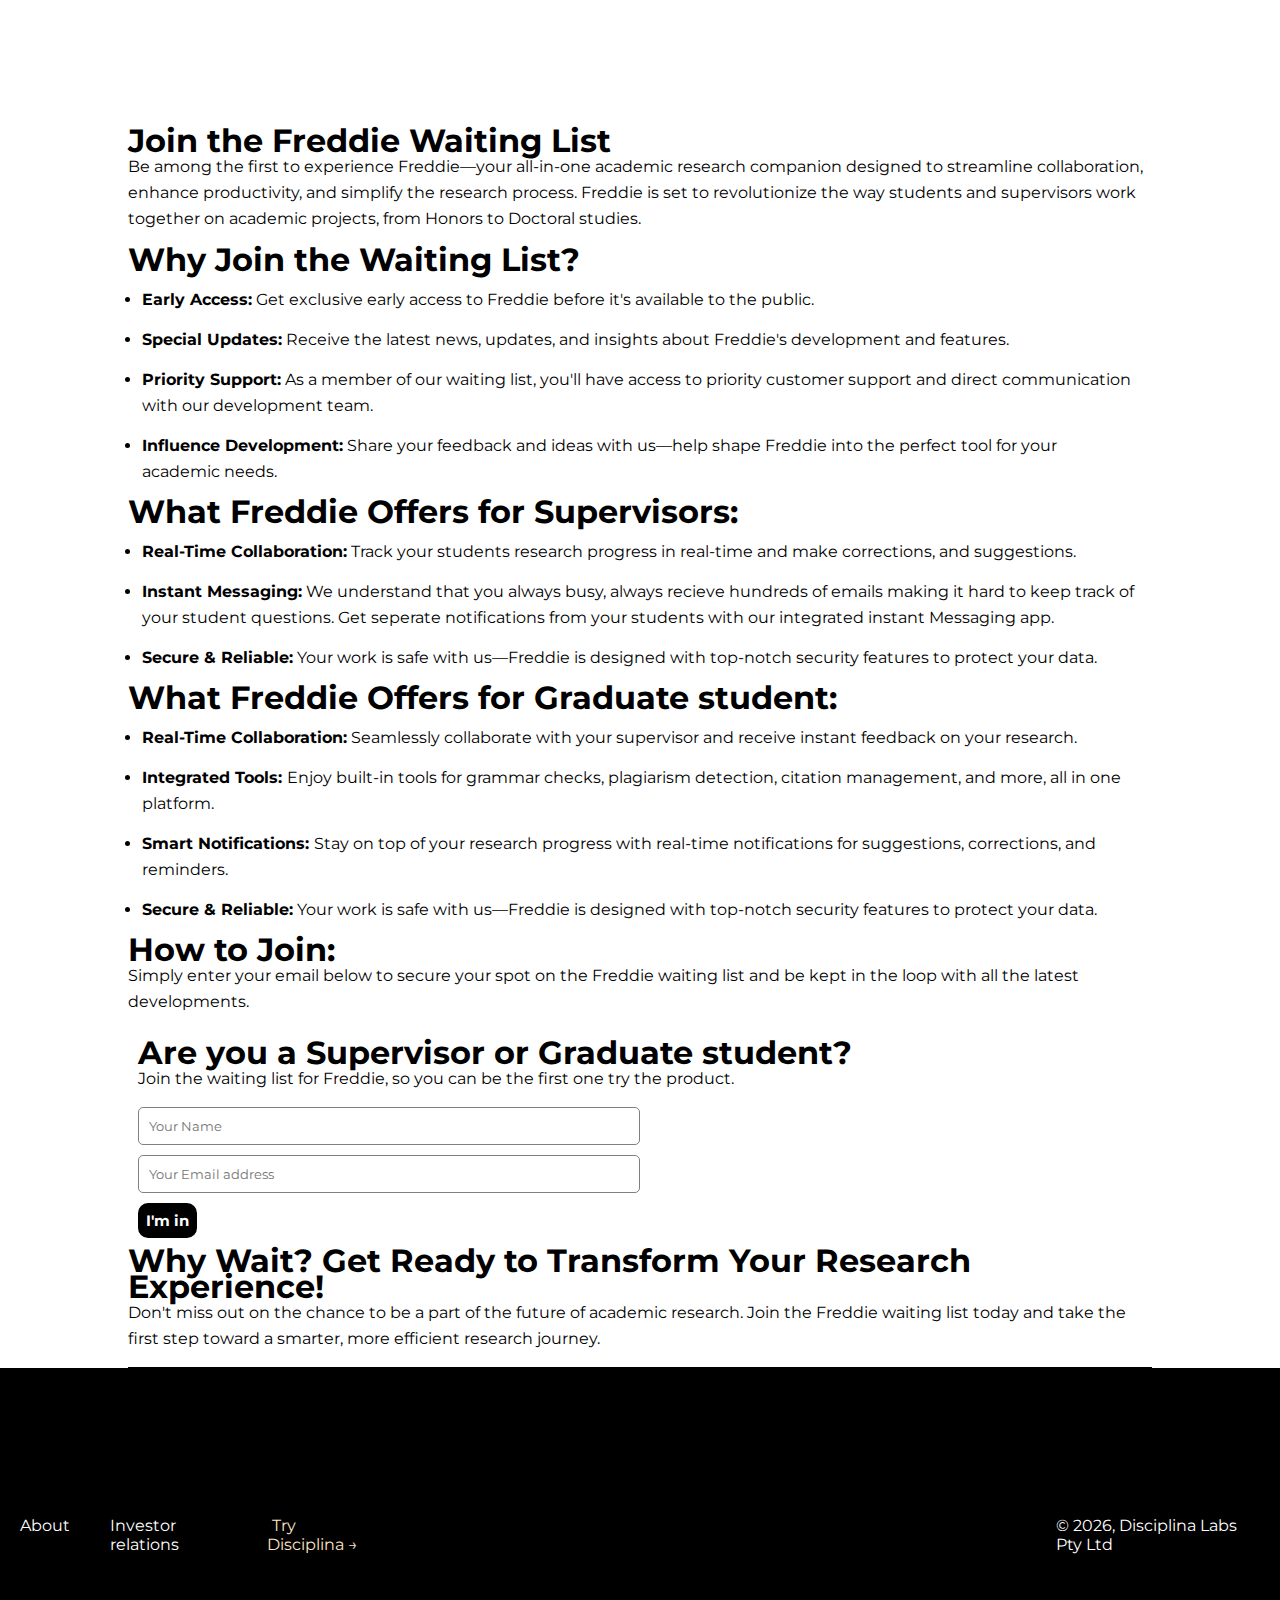
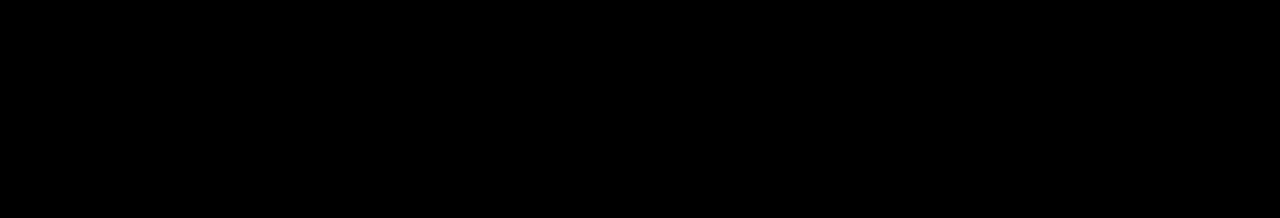
<file: freddie.html>
<!DOCTYPE html>
<html lang="en">
<head>
    <meta charset="UTF-8">
    <meta name="viewport" content="width=device-width, initial-scale=1.0">
    
    <link rel="stylesheet" href="style.css">
    <link rel="icon" type="img/png" href="Images/images__2_-removebg-preview.png" width="80px"/>
   
    <link href="https://fonts.googleapis.com/css2?family=Dancing+Script:wght@100&family=Golos+Text&family=Nova+Square&family=Roboto:wght@600&display=swap" rel="stylesheet">
    <title>Freddie</title>
</head>
<body>


    
       <section class="content-section">
        <h1>Join the Freddie Waiting List</h1>
        <p>
            Be among the first to experience Freddie—your all-in-one academic research companion designed to streamline collaboration, enhance productivity, and simplify the research process. Freddie is set to revolutionize the way students and supervisors work together on academic projects, from Honors to Doctoral studies.
        </p>
        <h1>Why Join the Waiting List?</h1>
        <ul>
            <li><b>Early Access:</b> Get exclusive early access to Freddie before it's available to the public.</li>
            <li><b>Special Updates:</b> Receive the latest news, updates, and insights about Freddie's development and features.</li>
            <li><b>Priority Support:</b> As a member of our waiting list, you'll have access to priority customer support and direct communication with our development team.</li>
            <li><b>Influence Development:</b> Share your feedback and ideas with us—help shape Freddie into the perfect tool for your academic needs.</li>
        </ul>

        <h1>What Freddie Offers for Supervisors:</h1>
        <ul>
            <li><b>Real-Time Collaboration:</b> Track your students research progress in real-time and make corrections, and suggestions.</li>
         
            <li><b>Instant Messaging:</b> We understand that you always busy, always recieve hundreds of emails making it hard to keep track of your student questions.
            Get seperate notifications from your students with our integrated instant Messaging app.</li>
            <li><b>Secure & Reliable:</b> Your work is safe with us—Freddie is designed with top-notch security features to protect your data.</li>
        </ul>
        <h1>What Freddie Offers for Graduate student:</h1>
        <ul>
            <li><b>Real-Time Collaboration:</b> Seamlessly collaborate with your supervisor and receive instant feedback on your research.</li>
            <li><b>Integrated Tools: </b> Enjoy built-in tools for grammar checks, plagiarism detection, citation management, and more, all in one platform.</li>
            <li><b>Smart Notifications: </b> Stay on top of your research progress with real-time notifications for suggestions, corrections, and reminders.</li>
            <li><b>Secure & Reliable:</b> Your work is safe with us—Freddie is designed with top-notch security features to protect your data.</li>
        </ul>
        <h1>How to Join:</h1>
        <p>
            Simply enter your email below to secure your spot on the Freddie waiting list and be kept in the loop with all the latest developments.


        </p>
               
         
        <div class="div__2">
            <h1>Are you a Supervisor or Graduate student?</h1>
            <p> Join the waiting list for Freddie, so you can be the first one try the product.</p>
            <form action="https://formspree.io/f/mleqevpo" method="POST">
        
              <input type="text" id="subject" name="subject"
              placeholder="Your Name" 
              required />
              <input
              type="text"
              id="email"
              name="email"
              placeholder="Your Email address"
              required
            />
            <br>
              <button type="submit">I'm in</button>
            </form>
           </div>
           <h1>Why Wait? Get Ready to Transform Your Research Experience!</h1>
           <p>
            Don't miss out on the chance to be a part of the future of academic research. 
            Join the Freddie waiting list today and take the first step toward a smarter, more efficient research journey.


   
   
           </p>
       </section>
 
   
       <Footer>
        <ft>
        
         <ul>
           
           
           
              <li><a href="about.html">About</a></li>
            <li><a href="">Investor relations</a></li>
            <li> <a href="https://disciplina.co.za/" class="disciplina_link" target="_blank">Try Disciplina &rightarrow;</a></li>
            <li class="copyright"> 
                &copy; <span class="current_year">0000</span>,
                Disciplina Labs Pty Ltd
            </li>
        </ul>
       
        </ft>

    </Footer>
</body>
<script>
    let thisYear = new Date().getFullYear();

document.querySelector(".current_year").textContent = thisYear;
</script>
</html>
</file>
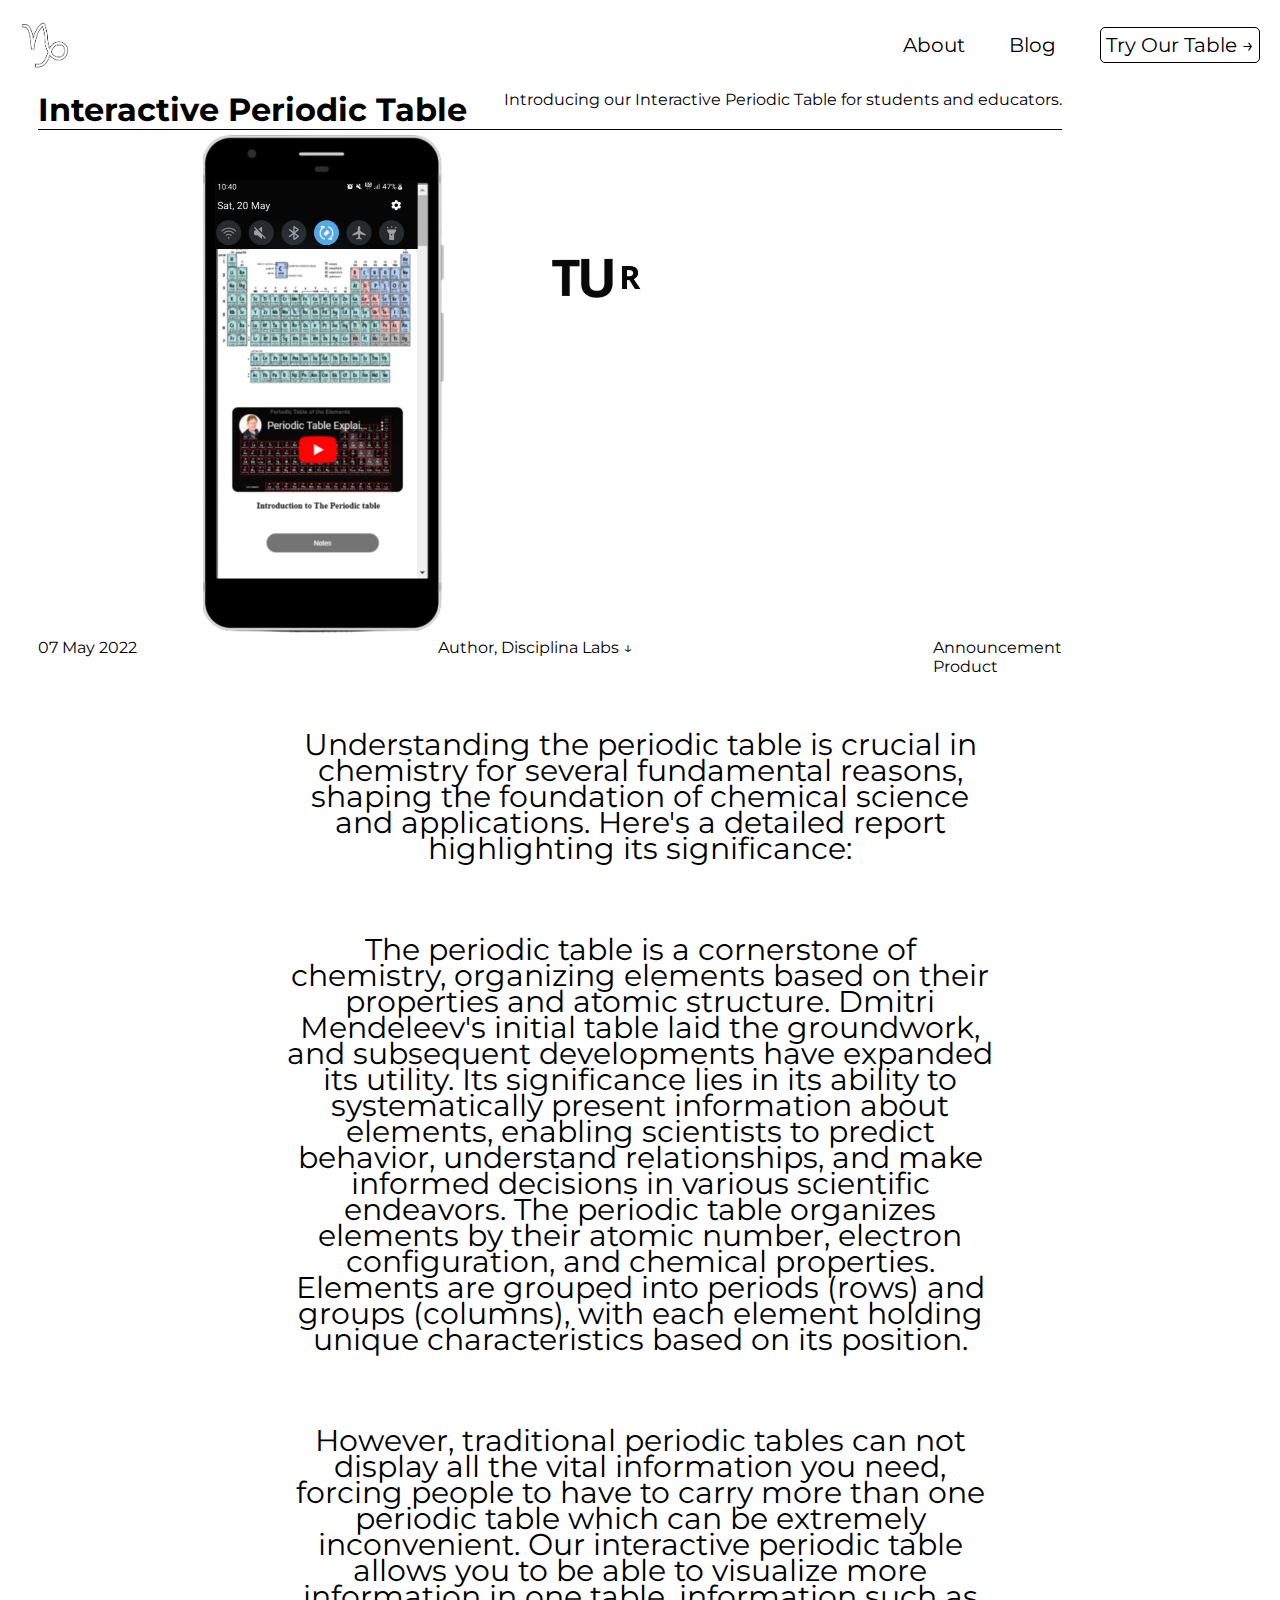
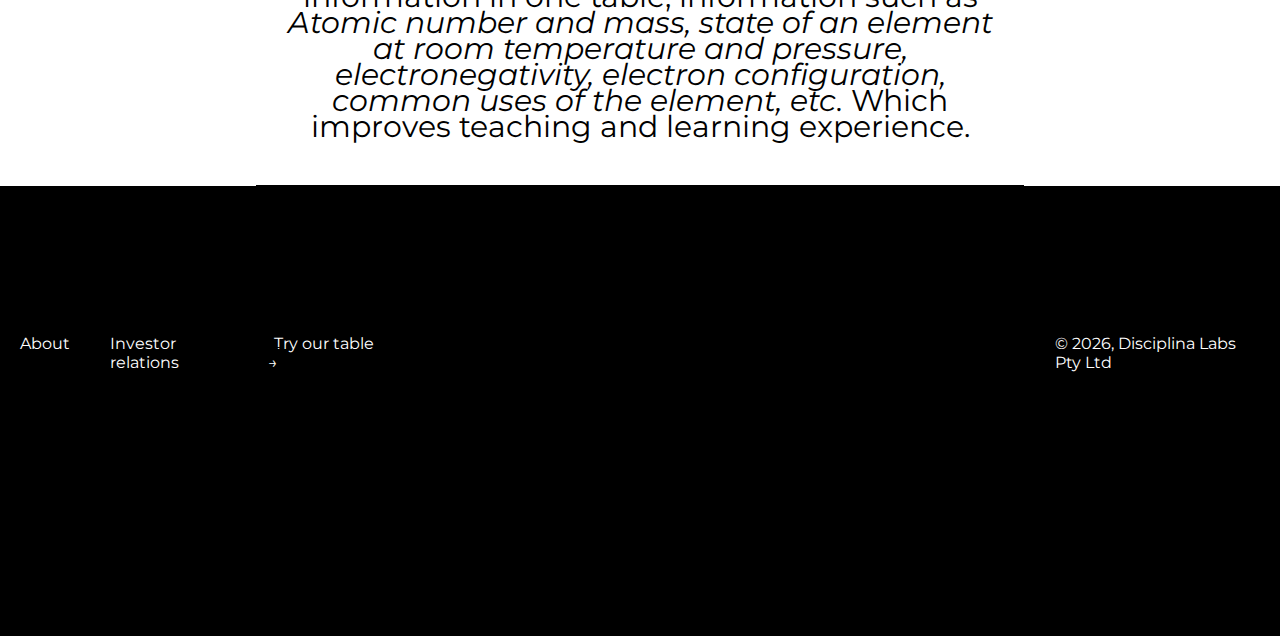
<file: periodictable.html>
<!DOCTYPE html>
<html lang="en">
<head>
    <meta charset="UTF-8">
    <meta name="viewport" content="width=device-width, initial-scale=1.0">
    <link rel="stylesheet" href="style2.css">
    <link rel="icon" type="img/png" href="Images/images__2_-removebg-preview.png" width="80px"/>
   
    <link href="https://fonts.googleapis.com/css2?family=Dancing+Script:wght@100&family=Golos+Text&family=Nova+Square&family=Roboto:wght@600&display=swap" rel="stylesheet">
    <title>Interactive Periodic Table</title>
</head>
<body>
    <div class="header">
      
      
        <nav>
            <img src="Images/images__2_-removebg-preview.png" alt="disciplina_labs__logo " width="50px">
            <ul>
                <li><a href="about.html">About</a></li>
                <li><a href="">Blog</a></li>
                <li> <a href="https://disciplina.co.za/introtochem.html" class="disciplina_link" target="_blank">Try Our Table &rightarrow;</a></li>
            </ul>
        </nav>
      
        </div>

        <section class="summary">
            <div>
                <h1>Interactive Periodic Table</h1>
            </div>
            <p>Introducing our Interactive Periodic Table for students and educators.</p>
           

        </section>
        <video autoplay loop muted plays-inline class="backvideo" width="70%">
            <source src="Videos/huge.mp4" type="video/mp4" >
        </video>
        <section class="head">
            <div>
           <p>07 May 2022</p>
            </div>
            <div>
                <p>Author, Disciplina Labs &downarrow;</p>
            </div>
            <div>
                <p>Announcement</p> <p>Product</p>
            </div>
        </section>
       <section class="content-section">
        <p>Understanding the periodic table is crucial in chemistry for several fundamental reasons, shaping the foundation of chemical science and applications. Here's a detailed report highlighting its significance:</p>
        <p>The periodic table is a cornerstone of chemistry, organizing elements based on their properties and atomic structure. Dmitri Mendeleev's initial table laid the groundwork, and subsequent developments have expanded its utility.
            
             Its significance lies in its ability to systematically present information about elements, enabling scientists to predict behavior, understand relationships, and make informed decisions in various scientific endeavors.
             The periodic table organizes elements by their atomic number, electron configuration, and chemical properties. Elements are grouped into periods (rows) and groups (columns), 
             with each element holding unique characteristics based on its position.

            </p>

             <p>However, traditional periodic tables can not display all the vital information you need, forcing people to have to carry more than one periodic table which can be extremely inconvenient. 
                Our interactive periodic table allows you to be able to visualize more information in one table, information such as <i>Atomic number and mass, 
                state of an element at room temperature and pressure, electronegativity, electron configuration, common uses of the element, etc.</i> Which improves teaching and learning experience. </p>
                
       </section>
      
    
       <Footer>
        <ft>
        
         <ul>
           
           
           
              <li><a href="about.html">About</a></li>
            <li><a href="">Investor relations</a></li>
            <li> <a href="https://disciplina.co.za/introtochem.html" class="disciplina_link" target="_blank">Try our table &rightarrow;</a></li>
            <li> <div class="copyright">
                &copy; <span class="current_year">0000</span>,
                Disciplina Labs Pty Ltd
              </div></li>
        </ul>
       
        </ft>

    </Footer>
</body>
<script>
    let thisYear = new Date().getFullYear();

document.querySelector(".current_year").textContent = thisYear;
</script>
</html>
</file>
<file: style.css>
@import url('https://fonts.googleapis.com/css2?family=Dancing+Script:wght@600&family=Golos+Text&family=Montserrat&display=swap');
*{
    padding: 0;
    margin: 0;
    background-color: rgb(rgb(238, 217, 217));
    box-sizing: border-box;
    font-family: 'Montserrat';

}

html{
    scroll-behavior: smooth;
    font-family:  'Montserrat', sans-serif ;
    width: 100%;
}
.announcement-message{
    position: relative;
    background: linear-gradient( to left, rgb(10, 10, 10), rgb(219, 209, 209));
    height: 4%;
  text-align: right;

  color: white;
  font-size: 12px;
}

nav{
    width: 100%;
    position: relative;
    top: 0%;
    left: 0;
    padding: 20px ;
    display: flex;
    align-items: center;
    justify-content: space-between;
   
    background: white;
    
}

.sticky{
    position: fixed;
   box-shadow: 0 0 0 2px rgba(120, 119, 119, 0.4);
    z-index: 1;
   

}


nav h1{
    font-family: 'Khand';
}
nav ul li{
    display: inline-block;
    margin-left: 40px;
    list-style: none;
   z-index: 5;
}

nav ul li a{
    text-decoration: none;
    color: black;
    font-size: 15px;
}

nav ul li a:hover{
    background: gray;
    padding: 10px;
    border-radius: 5px;
   
}

nav ul li {
    text-decoration: none;
    color: white;
    font-size: 15px;
}

nav ul li:hover{
    background: gray;
    padding: 10px;
    border-radius: 5px;
   
}

.sub__menu-1{
    display: none;
  }

  .nav__item:hover .sub__menu-1{
    display: block;
    background: white;
    transition: 200ms;
    position: fixed;
    height: auto;
  box-shadow: 0px 2px 10px black;
  border-radius: 10px;
  width: 100%;
  cursor: pointer;
  z-index: 2;
  
  }
  
  .sub__menu-1 ul{
    display: block;
    margin: 10px;
  }
  
  .sub__menu-1 ul li{
    display: block;
    
    padding: 20px;
    
    background: white;
    text-align: left;
   
  }

  .sub__menu-1 ul li a{
 color: black;
  }
a {
    cursor: pointer;
}


.disciplina_link{
  
   
    padding: 5px;
    border-radius: 5px;
    color:bisque;
}

.disciplina_link:hover{
    text-decoration: none;
   
    background-color: white;
    color: black;
    border: none;
   
}



.header{
width: 100%;
height: 100vh;
position: relative;
padding: 0 5;

}

.phone{
    display: none;
}
.content{
    text-align: center;
    margin-top: 10%;
   
    
}

.text-content{
    position: relative;
    margin-top: 25%;
    padding: 3%;
}

.text-content h4{
   color: white;
}
.content h1{
   font-family: 'Khand', sans-serif;
   color: white;
   font-size: 70px;
   font-weight: lighter;
}


.backvideo{
   position:absolute ;
   right: 0;
    bottom: 0;
    z-index: -1;
    opacity:1;
    width: 100%;
    filter: brightness(50%);
}

 
.desciplina{
    width: 80%;
    margin: 5% 5% 10% 10%;
    position: relative;
    left: 0;
   
    display: flex;
    align-items: left;
    height: 55%;
    background: white;
  border-radius: 10px;
  border: 1px solid rgba(174, 169, 169);
 
}


.desciplina .text{
    background: rgba(210, 209, 209, 0.5);
    text-align: center;
    padding: 20px;
    width: 50%;
    

   
}
.desciplina .text h1{
     color: black;
     font-family: 'khand', sans-serif;
     font-size: 30px;
}

.text p{
    color:black;
    font-size: 16px;
}
.desciplina .image{
  
   width: 50%;

 
}
.desciplina .image img{
    width: 100%;
   border-top-left-radius: 10px;
   border-bottom-left-radius: 10px;
}


.disciplina{
    width: 80%;
    margin: 5% 5% 10% 10%;
    position: relative;
    left: 0;
   
    display: flex;
    align-items: left;
    height: 50vh;
    background: white;
  border-radius: 10px;

 
}

.disciplina .text{
   margin-top: 10%;
   position: relative;
   width: 40%;
   margin-left: 10%;
}
.disciplina .text h1{
    color: black;
    font-family: 'khand', sans-serif;
    font-size: 30px;
}

.disciplina .text p{
   color:black;
   font-size: 16px;
}
.disciplina .image{
    width: 50%;
   
 
}
.disciplina .image img{
    width: 100%;
}
.media{
    background: transparent;
    display: block;
    width: 100%;
  }
  
  .media img{
  
    width: 60%;
    background: transparent;
    border-radius: 10px;
  padding: 10px;
  margin-left: 20%;
  
  }
.buttons button{
    padding: 1%;
    border-radius: 10px;
    border: none;
    width: 20%;
    cursor: pointer;
    background: black;
    border: none;
    margin: 10px;
    
}
.buttons button:hover{
 opacity: 0.6;
    
}

.buttons button a{
    color: white;
    text-decoration: none;
}



.section__1{
    top: 0;
    width: 100%;
    height: 60vh;
    background: white;
    padding-top: 5%;
  
}

.section__1 h1{
    color: black;
    position: relative;
  
}

.main_quote_content{
    width: 60%;
    background-color: white;
   
    margin-left: 20%;
    min-height: 60%;
    
    box-shadow: 4px 4px 6px rgba(164, 161, 161, 0.5);
}

.quote p{
    margin-top: 20%;
}

.person{
  
    position: relative;
    font-size: 1rem;
    color: red;
    text-transform: uppercase;
    margin-top: 5%;
  margin-left: 30%;
  text-decoration: underline;
}

.main_quote_content .text_area{
    font-size: 1.4rem;
    margin: 10%;
 
}


.main_quote_content img{   
    
    position: relative;
    margin-bottom: 10%;
    
}


.content-section{
  
    width: 80%;
    margin-left: 10%;
    margin-top: 10%;
    line-height: 26px;
    border-bottom: 1px solid black ;
    
   
}

.content-section p{
    margin-bottom: 15px;
}



.div__2 {
    width: 100%;
   
  
    padding: 10px;
  
    
   
  }
  
  .div__2 input {
    width: 50%;
    border: 1px solid gray;
    background: white;
    padding: 10px;
    margin-bottom: 10px;
    border-radius: 5px;
  }
  
  .div__2 button {
    padding: 8px;
    background: black;
    color: white;
    font-weight: bold;
    border: none;
    border-radius: 10px;
    font-size: 15px;
  }

  .content-section ul li{
    margin: 14px;
  }

footer{
    background-color: black;
    height: 50vh;
    margin-bottom: 0%;

    color: black;
    align-items: center;
    justify-content: space-between;

}

 footer ul{
    
    display: flex;
   

}
footer ul li{
  
    text-decoration: none;
    list-style: none;
    padding: 20px;
    margin-top: 10%;
}
footer ul li a{
    color: white;
    text-decoration: none;
    
   
}
footer ul li a:hover{
    font-weight: bolder;
}

footer ul li a img:hover{
    width: 25px;
}

footer ul li:last-child{
    margin-left: 50%;
}

.section--hidden{
    opacity: 0;
    transform: translateY(8rem) ;
}

.copyright{
    color: white;
}

@media screen and (min-width: 300px) and (max-width: 410px) {


    body{
    width: 100%;
    color: white;
}
    .announcement-message{
        position: relative;
        background: linear-gradient( to right, rgb(10, 10, 10), rgb(219, 209, 209));
        height: 5%;
      text-align: center;
    
      color: white;
      font-size: 10px;
      width: 100%;
      top: 0;
      font-family: 'Khand';
    }
    
    .html{
         width: 100%;
    }
    nav{
        width: 100%;
        height: 10vh;
        position: relative;
        top: 0%;
        left: 0;
        padding: 20px ;
        display: flex;
        align-items: center;
        justify-content: space-between;
        background: white;
    }
    
    nav h1{
        color: black;
        text-align: center;
    }
    .sticky{
        display: none;
    
    }

    .menu{
        display: block;
        background: gray;
        color: white;
        padding: 5px;
        border: none;
        border-radius: 5px;
    }
    .nav h1{
        font-size: 20px;
    
    }
    
    nav ul{
        width: 100%;
        height: 100vh;
        position: fixed;
    }
    nav ul li{
        display: block;
  
    
    }
    
    nav ul li a{
        text-decoration: none;
        color: black;
        font-size: 10px;
    }
    
    nav ul li a:hover{
        background: gray;
        padding: 10px;
        border-radius: 5px;
       
    }
    
    nav ul li:hover{
        background: gray;
        padding: 10px;
        border-radius: 5px;
       
    }
    
    
    
    
    .disciplina_link{
      
    
        padding: 5px;
        border-radius: 5px;
      
    }
    
    .disciplina_link:hover{
        text-decoration: none;
       
        background-color: white;
        color: black;
        border: none;
       
    }
    
    .desciplina p{
        color:white;
        text-align: center;
        margin-top: 10px;
        font-size: 12px;
    }

    .desciplina img{
        width: 50%;
        margin-left: 25%;
    }
    h2{
        color: white;
        font-size: 15px;
    }
    
    h5{
        color: white;
        padding: 10px;
    }
    .header{
    width: 100%;
    height: 100vh;
    position: relative;
   
    margin-top: 0%;
    
    }
    
    .computer{
        display: none;
    }

    .phone{
        display: block;
    }
    .content{
        text-align: center;
        margin-top: 0%;
        height: 80vh;
        width: 100%;
        
    }

    .content h1{
        font-family: 'Khand', sans-serif;
        color: white;
        font-size: 40px;
        font-weight: lighter;
     }
    .backvideo{
        height: 100vh;
        margin-top: 10%;
    }
     
.desciplina{
    width: 90%;
    margin: 20% 20% 5% 5%;
    position: relative;
    left: 0;
   
    display: block;
    align-items: left;
    height: 80vh;
    background: white;
  border-radius: 10px;
border: none;
 
}


.desciplina .text{
    background: rgba(210, 209, 209, 0.5);
    text-align: center;
    padding: 20px;
    width: 100%;
    margin-top: -2%;
    position: relative;
    border-bottom-left-radius: 10px;
    border-bottom-right-radius: 10px;
}
.desciplina .text h1{
     color: black;
     font-family: 'khand', sans-serif;
     font-size: 30px;
}

.text p{
    color:black;
    font-size: 12px;
}
.desciplina .image{
    width: 100%;

 
}
.desciplina .image img{
    width: 100%;
 position: relative;
 border-top-left-radius: 10px;
 border-bottom-left-radius: 0px;
 border-top-right-radius: 10px;
 margin-left: 0;
}


.disciplina{
    width: 90%;
    margin: 5% 5% 5% 5%;
    position: relative;
    left: 0;
   
    display: block;
    align-items: left;
    height: 80vh;
    background: white;
  border-radius: 10px;

 
}

.disciplina .text{
   margin-top: 10%;
   position: relative;
   width: 100%;
   text-align: center;
   margin-left: 0%;
}
.disciplina .text h1{
    color: black;
    font-family: 'khand', sans-serif;
    font-size: 30px;
}

.disciplina .text p{
   color:black;
   font-size: 12px;
   text-align: center;
}
.disciplina .image{
    width: 100%;
   
 
}
.disciplina .image img{
    width: 100%;
}
.media{
    background: transparent;
    display: block;
    width: 100%;
  }
  
  .media img{
  
    width: 60%;
    background: transparent;
    border-radius: 10px;
  padding: 10px;
  margin-left: 20%;
  
  }
.buttons button{
    padding: 2%;
    border-radius: 10px;
    border: none;
    width: 40%;
    cursor: pointer;
    background: black;
    border: none;
    margin: 10px;
   
    
}
.buttons button:hover{
 opacity: 0.6;
    
}

.buttons button a{
    color: white;
    text-decoration: none;
}

    
  
    
    .main_quote_content{
        width: 80%;
        background-color: white;
       
        margin-left: 10%;
        height: 40%;
        box-shadow: 4px 4px 4px rgba(164, 161, 161, 0.5);
    }
 
    .person{
      
        position: relative;
        font-size: 1rem;
        color: red;
        text-transform: uppercase;
        margin-top: 5%;
      margin-left: 30%;
      text-decoration: underline;
    }
    
    .main_quote_content .text_area{
        font-size: 1.4rem;
        margin: 10%;
     color: black;
     font-size: 14px;
     font-family: 'Montserrat', sans-serif;
    }
    
    

  
    
    .content-section{
  
        width: 80%;
        margin-left: 10%;
        margin-top: 10%;
        line-height: 26px;
        border-bottom: 1px solid black ;
        
       
    }
    
    .content-section p{
        margin-bottom: 12px;
        color: black;
    }
    
    .content-section h1{
        
        color: black;
    }
    
    .content-section ul li{
        margin-bottom: 12px;
        color: black;
    }
    .div__2 input {
        width: 100%;
        border: 1px solid gray;
        background: white;
        padding: 10px;
        margin-bottom: 10px;
        border-radius: 5px;
      }

    footer{
        background-color: black;
        height: 50vh;
        margin-bottom: 0%;
    
        color: black;
        align-items: center;
        justify-content: space-between;
    
    }
    
     footer ul{
        
        display: block;

    
    }
    footer ul li{
      
        text-decoration: none;
        list-style: none;
        padding: 10px;
        margin-top: 10%;
        text-align: center;
    }
    footer ul li a{
        color: white;
        text-decoration: none;
        font-size: 12px;
        
       
    }
    footer ul li a:hover{
        font-weight: bolder;
    }
    
    footer ul li a img:hover{
        width: 25px;
    }
    
    footer ul li:last-child{
        margin-left: 0%;
        font-size: 12px;
    }
    
    .section--hidden{
        opacity: 0;
        transform: translateY(8rem) ;
    }
    
    .copyright{
        color: white;
    }
}
@media screen and (min-width: 411px) and (max-width:500px) {


    body{
    width: 100%;
    color: white;
}
    .announcement-message{
        position: relative;
        background: linear-gradient( to right, rgb(10, 10, 10), rgb(219, 209, 209));
        height: 5%;
      text-align: center;
    
      color: white;
      font-size: 12px;
      width: 100%;
      top: 0;
    }
    
    .html{
         width: 100%;
    }
    nav{
        width: 100%;
        height: 10vh;
        position: relative;
        top: 0%;
        left: 0;
        padding: 20px ;
        display: flex;
        align-items: center;
        justify-content: space-between;
        background: white;
    }
    
    nav h1{
        color: black;
        text-align: center;
    }
    .sticky{
        display: none;
    
    }

    .menu{
        display: block;
        background: gray;
        color: white;
        padding: 5px;
        border: none;
        border-radius: 5px;
    }
    .nav h1{
        font-size: 20px;
    
    }
    
    nav ul{
        width: 100%;
        height: 100vh;
        position: fixed;
    }
    nav ul li{
        display: block;
  
    
    }
    
    nav ul li a{
        text-decoration: none;
        color: black;
        font-size: 10px;
    }
    
    nav ul li a:hover{
        background: gray;
        padding: 10px;
        border-radius: 5px;
       
    }
    
    nav ul li:hover{
        background: gray;
        padding: 10px;
        border-radius: 5px;
       
    }
    
    
    
    
    .disciplina_link{
      
    
        padding: 5px;
        border-radius: 5px;
      
    }
    
    .disciplina_link:hover{
        text-decoration: none;
       
        background-color: white;
        color: black;
        border: none;
       
    }
    
    .desciplina p{
        color:white;
        text-align: center;
        margin-top: 10px;
        font-size: 12px;
    }

    .desciplina img{
        width: 50%;
        margin-left: 25%;
    }
    h2{
        color: white;
        font-size: 15px;
    }
    
    h5{
        color: white;
        padding: 10px;
    }
    .header{
    width: 100%;
    height: 100vh;
    position: relative;
   
    margin-top: 0%;
    
    }
    
    .computer{
        display: none;
    }

    .phone{
        display: block;
    }
    .content{
        text-align: center;
        margin-top: 0%;
        height: 80vh;
        width: 100%;
        
    }
    .content h1{
        font-family: 'Khand', sans-serif;
        color: white;
        font-size: 50px;
        font-weight: lighter;
     }
    .backvideo{
        height: 100vh;
        margin-top: 10%;
    }
     
.desciplina{
    width: 90%;
    margin: 5% 5% 5% 5%;
    position: relative;
    left: 0;
   
    display: block;
    align-items: left;
    height: 70vh;
    background: white;
  border-radius: 10px;
border: none;
 
}


.desciplina .text{
    background: rgba(210, 209, 209, 0.5);
    text-align: center;
    padding: 20px;
    width: 100%;
    margin-top: -2%;
    position: relative;
    border-bottom-left-radius: 10px;
    border-bottom-right-radius: 10px;
}
.desciplina .text h1{
     color: black;
     font-family: 'khand', sans-serif;
     font-size: 30px;
}

.text p{
    color:black;
    font-size: 12px;
}
.desciplina .image{
    width: 100%;

 
}
.desciplina .image img{
    width: 100%;
 position: relative;
 border-top-left-radius: 10px;
 border-bottom-left-radius: 0px;
 border-top-right-radius: 10px;
 margin-left: 0;
}


.disciplina{
    width: 90%;
    margin: 5% 5% 5% 5%;
    position: relative;
    left: 0;
   
    display: block;
    align-items: left;
    height: 60vh;
    background: white;
  border-radius: 10px;

 
}

.disciplina .text{
   margin-top: 10%;
   position: relative;
   width: 100%;
   text-align: center;
   margin-left: 0%;
}
.disciplina .text h1{
    color: black;
    font-family: 'khand', sans-serif;
    font-size: 30px;
}

.disciplina .text p{
   color:black;
   font-size: 12px;
}
.disciplina .image{
    width: 100%;
   
 
}
.disciplina .image img{
    width: 100%;
}
.media{
    background: transparent;
    display: block;
    width: 100%;
  }
  
  .media img{
  
    width: 60%;
    background: transparent;
    border-radius: 10px;
  padding: 10px;
  margin-left: 20%;
  
  }
.buttons button{
    padding: 2%;
    border-radius: 10px;
    border: none;
    width: 40%;
    cursor: pointer;
    background: black;
    border: none;
    margin: 10px;
   
    
}
.buttons button:hover{
 opacity: 0.6;
    
}

.buttons button a{
    color: white;
    text-decoration: none;
}

    
  
    
    .main_quote_content{
        width: 80%;
        background-color: white;
       
        margin-left: 10%;
        height: 40%;
        box-shadow: 4px 4px 4px rgba(164, 161, 161, 0.5);
    }
 
    .person{
      
        position: relative;
        font-size: 1rem;
        color: red;
        text-transform: uppercase;
        margin-top: 5%;
      margin-left: 30%;
      text-decoration: underline;
    }
    
    .main_quote_content .text_area{
        font-size: 1.4rem;
        margin: 10%;
     color: black;
     font-size: 14px;
     font-family: 'Montserrat', sans-serif;
    }
    
    

  
    
  
.content-section{
  
    width: 80%;
    margin-left: 10%;
    margin-top: 10%;
    line-height: 26px;
    border-bottom: 1px solid black ;
    
   
}

.content-section p{
    margin-bottom: 12px;
    color: black;
}

.content-section h1{
    
    color: black;
}

.content-section ul li{
    margin-bottom: 12px;
    color: black;
}
.div__2 input {
    width: 100%;
    border: 1px solid gray;
    background: white;
    padding: 10px;
    margin-bottom: 10px;
    border-radius: 5px;
  }
    footer{
        background-color: black;
        height: 50vh;
        margin-bottom: 0%;
    
        color: black;
        align-items: center;
        justify-content: space-between;
    
    }
    
     footer ul{
        
        display: block;

    
    }
    footer ul li{
      
        text-decoration: none;
        list-style: none;
        padding: 10px;
        margin-top: 10%;
        text-align: center;
    }
    footer ul li a{
        color: white;
        text-decoration: none;
        font-size: 12px;
        
       
    }
    footer ul li a:hover{
        font-weight: bolder;
    }
    
    footer ul li a img:hover{
        width: 25px;
    }
    
    footer ul li:last-child{
        margin-left: 0%;
        font-size: 12px;
    }
    
    .section--hidden{
        opacity: 0;
        transform: translateY(8rem) ;
    }
    
    .copyright{
        color: white;
    }
}

@media screen and (min-width: 501px) and (max-width:800px) {


    body{
    width: 100%;
    color: white;
}
    .announcement-message{
        position: relative;
        background: linear-gradient( to right, rgb(10, 10, 10), rgb(219, 209, 209));
        height: 5%;
      text-align: center;
    
      color: white;
      font-size: 8px;
      width: 100%;
      top: 0;
    }
    
    .html{
         width: 100%;
    }
    nav{
        width: 100%;
        height: 10vh;
        position: relative;
        top: 0%;
        left: 0;
        padding: 20px ;
        display: flex;
        align-items: center;
        justify-content: space-between;
        background: white;
    }
    
    nav h1{
        color: black;
        text-align: center;
    }
    .sticky{
        display: none;
    
    }

    .menu{
        display: block;
        background: gray;
        color: white;
        padding: 5px;
        border: none;
        border-radius: 5px;
    }
    .nav h1{
        font-size: 20px;
    
    }
    
    nav ul{
        width: 100%;
        height: 100vh;
        position: fixed;
    }
    nav ul li{
        display: block;
  
    
    }
    
    nav ul li a{
        text-decoration: none;
        color: black;
        font-size: 10px;
    }
    
    nav ul li a:hover{
        background: gray;
        padding: 10px;
        border-radius: 5px;
       
    }
    
    nav ul li:hover{
        background: gray;
        padding: 10px;
        border-radius: 5px;
       
    }
    
    
    
    
    .disciplina_link{
      
    
        padding: 5px;
        border-radius: 5px;
      
    }
    
    .disciplina_link:hover{
        text-decoration: none;
       
        background-color: white;
        color: black;
        border: none;
       
    }
    
    .desciplina p{
        color:white;
        text-align: center;
        margin-top: 10px;
        font-size: 12px;
    }

    .desciplina img{
        width: 50%;
        margin-left: 25%;
    }
    h2{
        color: white;
        font-size: 15px;
    }
    
    h5{
        color: white;
        padding: 10px;
    }
    .header{
    width: 100%;
    height: 100vh;
    position: relative;
   
    margin-top: 0%;
    
    }
    
    .computer{
        display: none;
    }

    .phone{
        display: block;
    }
    .content{
        text-align: center;
        margin-top: 0%;
        height: 100vh;
        width: 100%;
        
    }
    .content h1{
        font-family: 'Khand', sans-serif;
        color: white;
        font-size: 50px;
        font-weight: lighter;
        text-align: center;
        margin: 0 0 2% 2%;
     }
    .backvideo{
        height: 100vh;
        margin-top: 10%;
        width: 100%;
    }
     
.desciplina{
    width: 90%;
    margin: 5% 5% 5% 5%;
    position: relative;
    left: 0;
   
    display: block;
    align-items: left;
    height: 70vh;
    background: white;
  border-radius: 10px;
border: none;
 
}


.desciplina .text{
    background: rgba(210, 209, 209, 0.5);
    text-align: center;
    padding: 20px;
    width: 100%;
    margin-top: -2%;
    position: relative;
    border-bottom-left-radius: 10px;
    border-bottom-right-radius: 10px;
}
.desciplina .text h1{
     color: black;
     font-family: 'khand', sans-serif;
     font-size: 30px;
}

.text p{
    color:black;
    font-size: 16px;
}
.desciplina .image{
    width: 100%;

 
}
.desciplina .image img{
    width: 100%;
 position: relative;
 border-top-left-radius: 10px;
 border-bottom-left-radius: 0px;
 border-top-right-radius: 10px;
 margin-left: 0;
}


.disciplina{
    width: 90%;
    margin: 5% 5% 5% 5%;
    position: relative;
    left: 0;
   
    display: block;
    align-items: left;
    height: 80vh;
    background: white;
  border-radius: 10px;

 
}

.disciplina .text{
   margin-top: 10%;
   position: relative;
   width: 100%;
   text-align: center;
   margin-left: 0%;
}
.disciplina .text h1{
    color: black;
    font-family: 'khand', sans-serif;
    font-size: 30px;
}

.disciplina .text p{
   color:black;
   font-size: 16px;
}
.disciplina .image{
    width: 100%;
   
 
}
.disciplina .image img{
    width: 100%;
}
.media{
    background: transparent;
    display: block;
    width: 100%;
  }
  
  .media img{
  
    width: 60%;
    background: transparent;
    border-radius: 10px;
  padding: 10px;
  margin-left: 20%;
  
  }
.buttons button{
    padding: 2%;
    border-radius: 10px;
    border: none;
    width: 40%;
    cursor: pointer;
    background: black;
    border: none;
    margin: 10px;
   
    
}
.buttons button:hover{
 opacity: 0.6;
    
}

.buttons button a{
    color: white;
    text-decoration: none;
}

    
  
    
    .main_quote_content{
        width: 80%;
        background-color: white;
       
        margin-left: 10%;
        height: 40%;
        box-shadow: 4px 4px 4px rgba(164, 161, 161, 0.5);
    }
 
    .person{
      
        position: relative;
        font-size: 1rem;
        color: red;
        text-transform: uppercase;
        margin-top: 5%;
      margin-left: 30%;
      text-decoration: underline;
    }
    
    .main_quote_content .text_area{
        font-size: 1.4rem;
        margin: 10%;
     color: black;
     font-size: 14px;
     font-family: 'Montserrat', sans-serif;
    }
    
    

  
    
    .content-section p{
        margin-bottom: 15px;
    }
    
    footer{
        background-color: black;
        height: 50vh;
        margin-bottom: 0%;
    
        color: black;
        align-items: center;
        justify-content: space-between;
    
    }
    
     footer ul{
        
        display: block;

    
    }
    footer ul li{
      
        text-decoration: none;
        list-style: none;
        padding: 10px;
        margin-top: 10%;
        text-align: center;
    }
    footer ul li a{
        color: white;
        text-decoration: none;
        font-size: 12px;
        
       
    }
    footer ul li a:hover{
        font-weight: bolder;
    }
    
    footer ul li a img:hover{
        width: 25px;
    }
    
    footer ul li:last-child{
        margin-left: 0%;
        font-size: 12px;
    }
    
    .section--hidden{
        opacity: 0;
        transform: translateY(8rem) ;
    }
    
    .copyright{
        color: white;
    }
}

@media screen and (min-width: 801px) and (max-width:1000px) {


    body{
    width: 100%;
    color: white;
}
    .announcement-message{
        position: relative;
        background: linear-gradient( to right, rgb(10, 10, 10), rgb(219, 209, 209));
        height: 5%;
      text-align: center;
    
      color: white;
      font-size: 8px;
      width: 100%;
      top: 0;
    }
    
    .html{
         width: 100%;
    }
    nav{
        width: 100%;
        height: 10vh;
        position: relative;
        top: 0%;
        left: 0;
        padding: 20px ;
        display: flex;
        align-items: center;
        justify-content: space-between;
        background: white;
    }
    
    nav h1{
        color: black;
        text-align: center;
    }
    .sticky{
        display: none;
    
    }

    .menu{
        display: block;
        background: gray;
        color: white;
        padding: 5px;
        border: none;
        border-radius: 5px;
    }
    .nav h1{
        font-size: 20px;
    
    }
    
    nav ul{
        width: 100%;
        height: 100vh;
        position: fixed;
    }
    nav ul li{
        display: block;
  
    
    }
    
    nav ul li a{
        text-decoration: none;
        color: black;
        font-size: 10px;
    }
    
    nav ul li a:hover{
        background: gray;
        padding: 10px;
        border-radius: 5px;
       
    }
    
    nav ul li:hover{
        background: gray;
        padding: 10px;
        border-radius: 5px;
       
    }
    
    
    
    
    .disciplina_link{
      
    
        padding: 5px;
        border-radius: 5px;
      
    }
    
    .disciplina_link:hover{
        text-decoration: none;
       
        background-color: white;
        color: black;
        border: none;
       
    }
    
    .desciplina p{
        color:white;
        text-align: center;
        margin-top: 10px;
        font-size: 12px;
    }

    .desciplina img{
        width: 50%;
        margin-left: 25%;
    }
    h2{
        color: white;
        font-size: 15px;
    }
    
    h5{
        color: white;
        padding: 10px;
    }
    .header{
    width: 100%;
    height: 100vh;
    position: relative;
   
    margin-top: 0%;
    
    }
    
    .computer{
        display: none;
    }

    .phone{
        display: block;
    }
    .content{
        text-align: center;
        margin-top: 0%;
        height: 100vh;
        width: 100%;
        
    }
    .content h1{
        font-family: 'Khand', sans-serif;
        color: white;
        font-size: 50px;
        font-weight: lighter;
        text-align: center;
     }
    .backvideo{
        height: 100vh;
        margin-top: 10%;
        width: 100%;
    }
     
.desciplina{
    width: 90%;
    margin: 5% 5% 5% 5%;
    position: relative;
    left: 0;
   
    display: block;
    align-items: left;
    height: 70vh;
    background: white;
  border-radius: 10px;
border: none;
 
}


.desciplina .text{
    background: rgba(210, 209, 209, 0.5);
    text-align: center;
    padding: 20px;
    width: 100%;
    margin-top: -2%;
    position: relative;
    border-bottom-left-radius: 10px;
    border-bottom-right-radius: 10px;
}
.desciplina .text h1{
     color: black;
     font-family: 'khand', sans-serif;
     font-size: 30px;
}

.text p{
    color:black;
    font-size: 16px;
}
.desciplina .image{
    width: 100%;

 
}
.desciplina .image img{
    width: 100%;
 position: relative;
 border-top-left-radius: 10px;
 border-bottom-left-radius: 0px;
 border-top-right-radius: 10px;
 margin-left: 0;
}


.disciplina{
    width: 90%;
    margin: 5% 5% 5% 5%;
    position: relative;
    left: 0;
   
    display: block;
    align-items: left;
    height: 70vh;
    background: white;
  border-radius: 10px;

 
}

.disciplina .text{
   margin-top: 10%;
   position: relative;
   width: 100%;
   text-align: center;
}
.disciplina .text h1{
    color: black;
    font-family: 'khand', sans-serif;
    font-size: 30px;
}

.disciplina .text p{
   color:black;
   font-size: 16px;
}
.disciplina .image{
    width: 100%;
   
 
}
.disciplina .image img{
    width: 100%;
}
.media{
    background: transparent;
    display: block;
    width: 100%;
  }
  
  .media img{
  
    width: 60%;
    background: transparent;
    border-radius: 10px;
  padding: 10px;
  margin-left: 20%;
  
  }
.buttons button{
    padding: 2%;
    border-radius: 10px;
    border: none;
    width: 40%;
    cursor: pointer;
    background: black;
    border: none;
    margin: 10px;
   
    
}
.buttons button:hover{
 opacity: 0.6;
    
}

.buttons button a{
    color: white;
    text-decoration: none;
}

    
  
    
    .main_quote_content{
        width: 80%;
        background-color: white;
       
        margin-left: 10%;
        height: 40%;
        box-shadow: 4px 4px 4px rgba(164, 161, 161, 0.5);
    }
 
    .person{
      
        position: relative;
        font-size: 1rem;
        color: red;
        text-transform: uppercase;
        margin-top: 5%;
      margin-left: 30%;
      text-decoration: underline;
    }
    
    .main_quote_content .text_area{
        font-size: 1.4rem;
        margin: 10%;
     color: black;
     font-size: 14px;
     font-family: 'Montserrat', sans-serif;
    }
    
    

  
    
    .content-section p{
        margin-bottom: 15px;
    }
    
    footer{
        background-color: black;
        height: 50vh;
        margin-bottom: 0%;
    
        color: black;
        align-items: center;
        justify-content: space-between;
    
    }
    
     footer ul{
        
        display: block;

    
    }
    footer ul li{
      
        text-decoration: none;
        list-style: none;
        padding: 10px;
        margin-top: 10%;
        text-align: center;
    }
    footer ul li a{
        color: white;
        text-decoration: none;
        font-size: 12px;
        
       
    }
    footer ul li a:hover{
        font-weight: bolder;
    }
    
    footer ul li a img:hover{
        width: 25px;
    }
    
    footer ul li:last-child{
        margin-left: 0%;
        font-size: 12px;
    }
    
    .section--hidden{
        opacity: 0;
        transform: translateY(8rem) ;
    }
    
    .copyright{
        color: white;
    }
}
</file>
<file: style2.css>
@import url('https://fonts.googleapis.com/css2?family=Dancing+Script:wght@600&family=Golos+Text&family=Montserrat&display=swap');
*{
    padding: 0;
    margin: 0;
    background-color: rgb(rgb(238, 217, 217));
    box-sizing: border-box;
    font-family: 'Montserrat';
}

nav{
    width: 100%;
    position: relative;
    top: 0;
    left: 0;
    padding: 20px ;
    display: flex;
    align-items: center;
    justify-content: space-between;
    
}


nav ul li{
    display: inline-block;
    margin-left: 40px;
    list-style: none;
   
}

nav ul li a{
    text-decoration: none;
    color: black;
    font-size: 20px;
}

nav ul li a:hover{
    text-decoration: underline;
    transition: 2s;
}

a {
    cursor: pointer;
}
.disciplina_link{
  
    border: 1px solid black;
    padding: 5px;
    border-radius: 5px;
  
}

.disciplina_link:hover{
    text-decoration: none;
   
    background-color: black;
    color: white;
    border: none;
   
}

.header{
width: 100%;

position: relative;
padding: 0 5;

}

.emphasis{
    color: brown;
}

.summary{
    display: flex;
    justify-content: space-between;
    width: 80%;
    margin-left: 3%;
    border-bottom: 1px solid black;
}

.summary h1{
    color: black;
}

.head{
    display: flex;
    justify-content: space-between;
    width: 80%;
    margin-left: 3%;
   
}

.content-section{
  
    width: 60%;
    margin-left: 20%;
    margin-top: 2%;
    line-height: 26px;
    border-bottom: 1px solid black ;
   
}

.content-section p{
    margin-bottom: 15px;
    font-size: 30px;
    text-align: center;
    padding: 30px;
}

.content-section h6{
    text-align: center;
}
.pictures{
    display: flex;
}
.content-section h1{
    font-family: 'Montserrat', sans-serif;
    font-size: 30px;
    padding: 10px;
    text-align: center;
}

.image1{
    display: flex;
   
}

.image1 p{
    margin-top: 10%;
    position: relative;
    font-size: 20px;
    text-align: center;
    padding: 50px;
}
.image1 img{
    margin: 20px;
    border-radius: 10px;
    width: 30%;
    
  
}

.image{
    display: flex;
   
}

.image p{
    margin-top: 10%;
    position: relative;
    font-size: 30px;
    text-align: center;
    padding: 50px;
}
.image img{
    margin: 20px;
    border-radius: 10px;
    width: 50%;
    
  
}

footer{
    background-color: black;
    height: 50vh;
    margin-bottom: 0%;

    color: black;
    align-items: center;
    justify-content: space-between;

}

 footer ul{
    
    display: flex;
   

}
footer ul li{
  
    text-decoration: none;
    list-style: none;
    padding: 20px;
    margin-top: 10%;
}
footer ul li a{
    color: white;
    text-decoration: none;
    
   
}
footer ul li a:hover{
    font-weight: bolder;
}

footer ul li a img:hover{
    width: 25px;
}

footer ul li:last-child{
    margin-left: 50%;
}

.section--hidden{
    opacity: 0;
    transform: translateY(8rem) ;
}

.copyright{
    color: white;
}

@media screen and (min-width: 300px) and (max-width: 917px) {
  

    nav{
        width: 100%;
        position: relative;
        top: 0;
        left: 0;
        padding: 20px ;
        display: flex;
        align-items: center;
        justify-content: space-between;
        
    }
    
    
    nav ul li{
        display: inline-block;
        margin-left: 40px;
        list-style: none;
       
    }
    
    nav ul li a{
        text-decoration: none;
        color: black;
        font-size: 20px;
    }
    
    nav ul li a:hover{
        text-decoration: underline;
        transition: 2s;
    }
    
    a {
        cursor: pointer;
    }
    .disciplina_link{
      
        border: 1px solid black;
        padding: 5px;
        border-radius: 5px;
      
    }
    
    .disciplina_link:hover{
        text-decoration: none;
       
        background-color: black;
        color: white;
        border: none;
       
    }
    
.header{
    width: 100%;
    
    position: relative;
    padding: 0 5;
    
    }
    
    .emphasis{
        color: brown;
    }
    
    .summary{
        display: flex;
        justify-content: space-between;
        width: 80%;
        margin-left: 3%;
        border-bottom: 1px solid black;
    }
    
    .summary h1{
        color: black;
    }
    
    .head{
        display: flex;
        justify-content: space-between;
        width: 80%;
        margin-left: 3%;
       
    }
    
    .content-section{
      
        width: 100%;
        margin-left: 20%;
        margin-top: 2%;
        line-height: 26px;
        border-bottom: 1px solid black ;
       
    }
    
    .content-section p{
        margin-bottom: 15px;
        font-size: 30px;
        text-align: center;
        padding: 30px;
    }
    
    .content-section h6{
        text-align: center;
    }
    .pictures{
        display: flex;
    }
    .content-section h1{
        font-family: 'Montserrat', sans-serif;
        font-size: 20px;
        padding: 10px;
        text-align: center;
    }
    
    .image1{
        display: flex;
       
    }
    
    .image1 p{
        margin-top: 10%;
        position: relative;
        font-size: 20px;
        text-align: center;
        padding: 20px;
    }
    .image1 img{
        margin: 20px;
        border-radius: 10px;
        width: 40%;
        
      
    }
    
    .image{
        display: flex;
       
    }
    
    .image p{
        margin-top: 10%;
        position: relative;
        font-size: 30px;
        text-align: center;
        padding: 20px;
    }
    .image img{
        margin: 20px;
        border-radius: 10px;
        width: 40%;
        
      
    }
    
    footer{
        background-color: black;
       
        margin-bottom: 0%;
        width: 100%;
        color: black;
        align-items: center;
        justify-content: space-between;
    
    }
    
     footer ul{
        
        display: flex;
       
    
    }
    footer ul li{
      
        text-decoration: none;
        list-style: none;
        padding: 20px;
        margin-top: 10%;
    }
    footer ul li a{
        color: white;
        text-decoration: none;
        
       
    }
    footer ul li a:hover{
        font-weight: bolder;
    }
    
    footer ul li a img:hover{
        width: 25px;
    }
    
  
    .section--hidden{
        opacity: 0;
        transform: translateY(8rem) ;
    }
    
    .copyright{
        color: white;
    }
}
</file>
